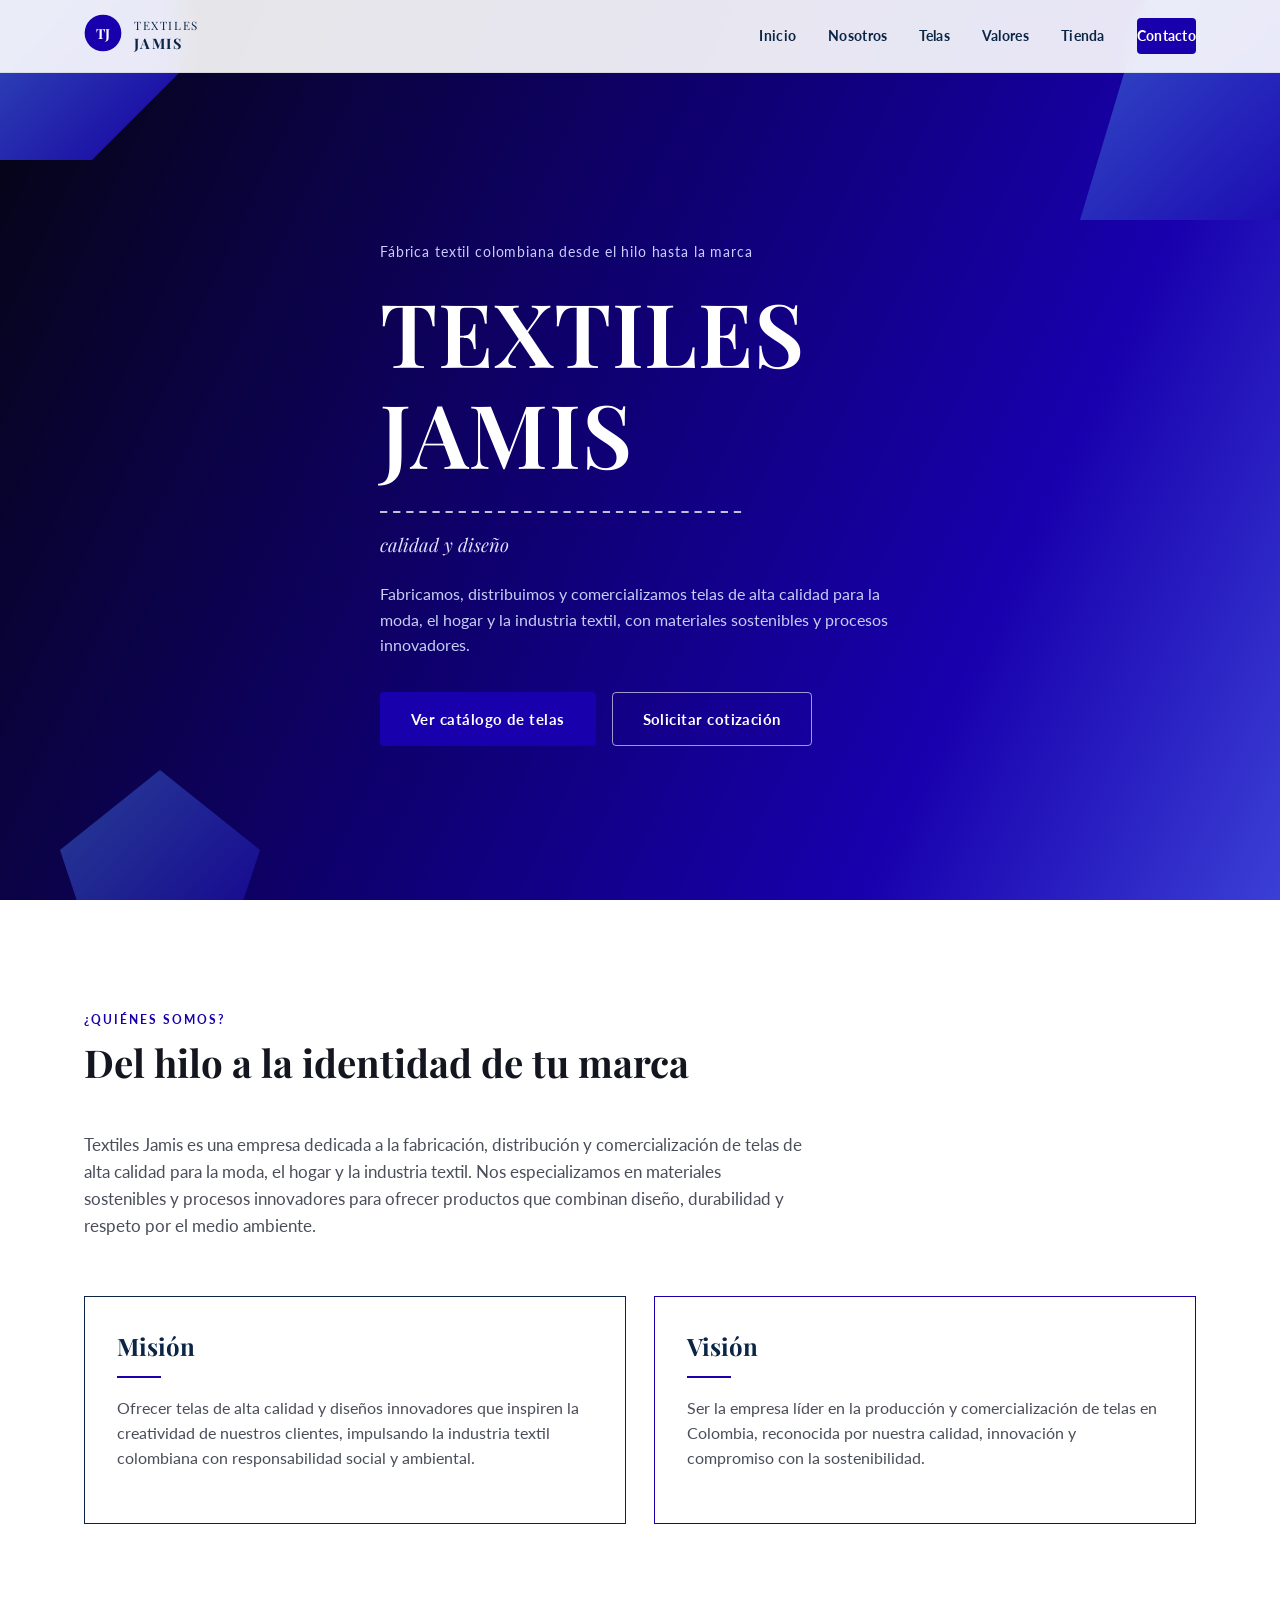
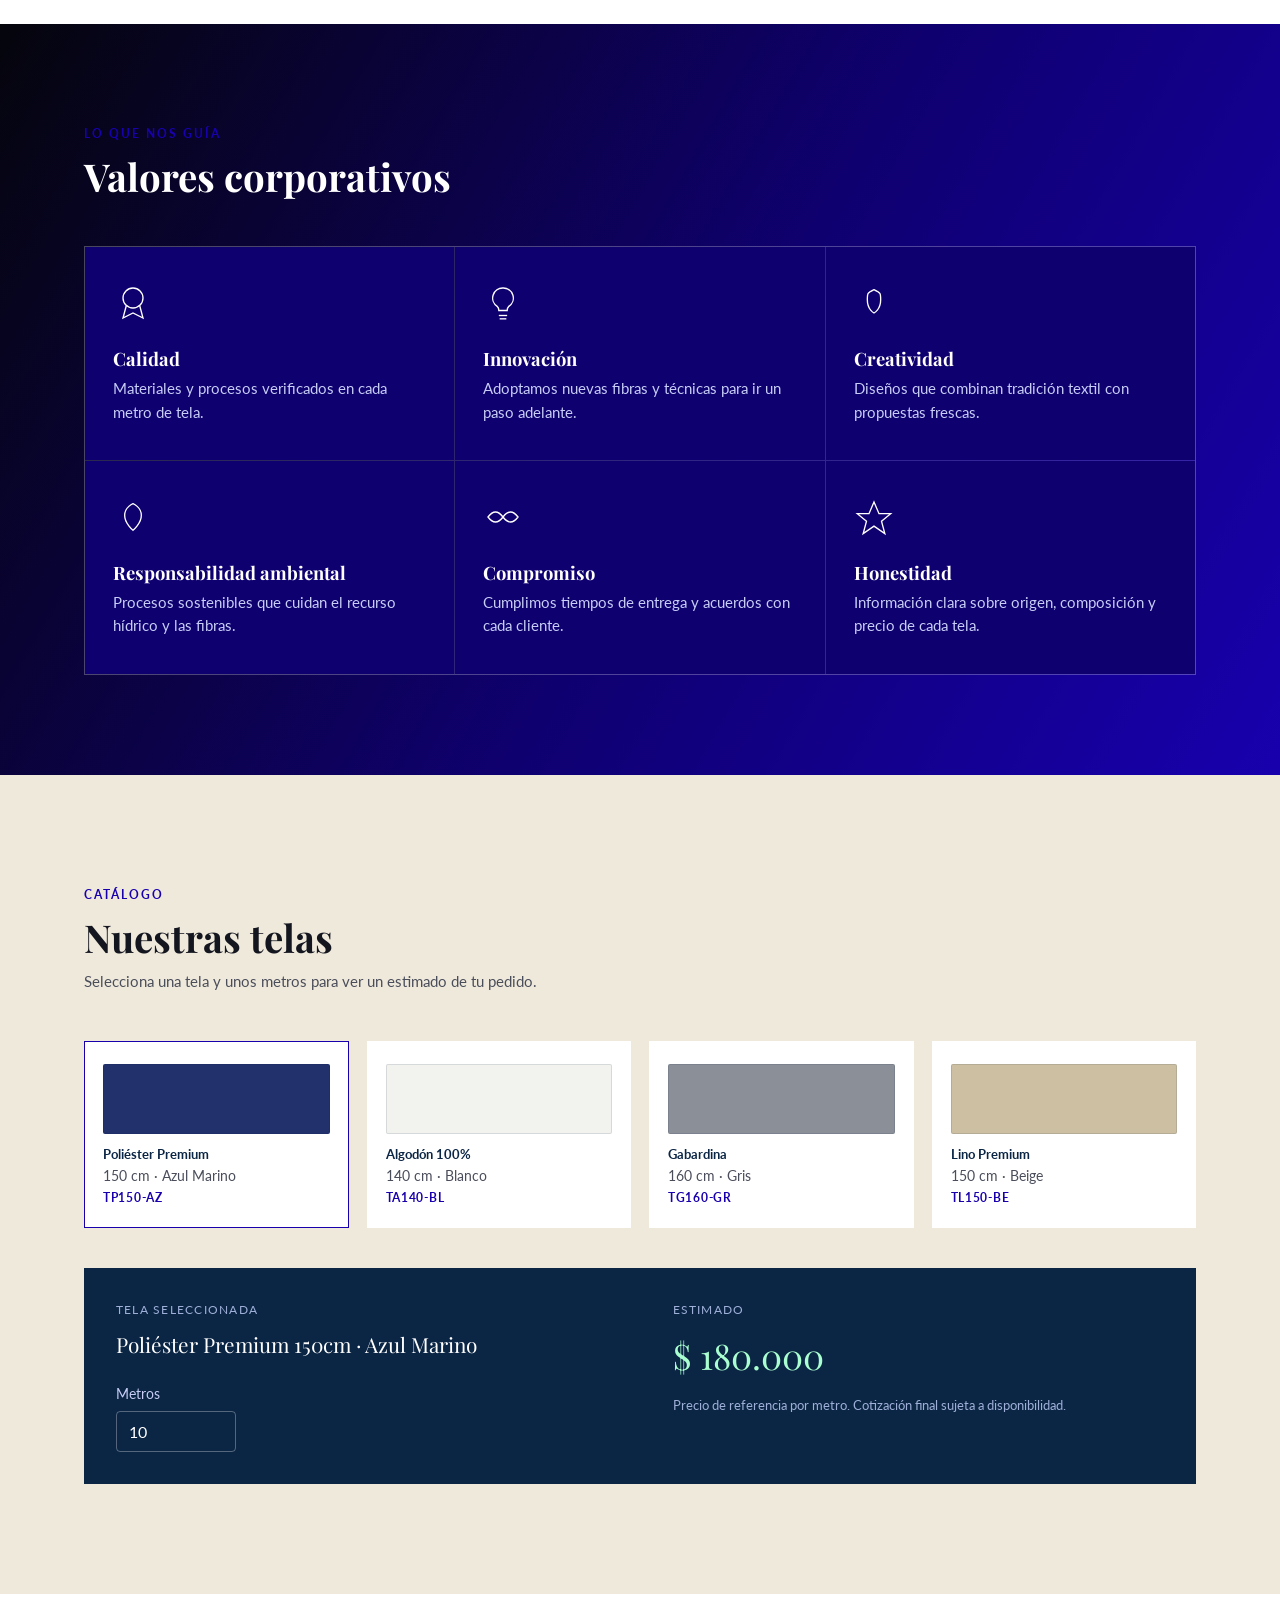
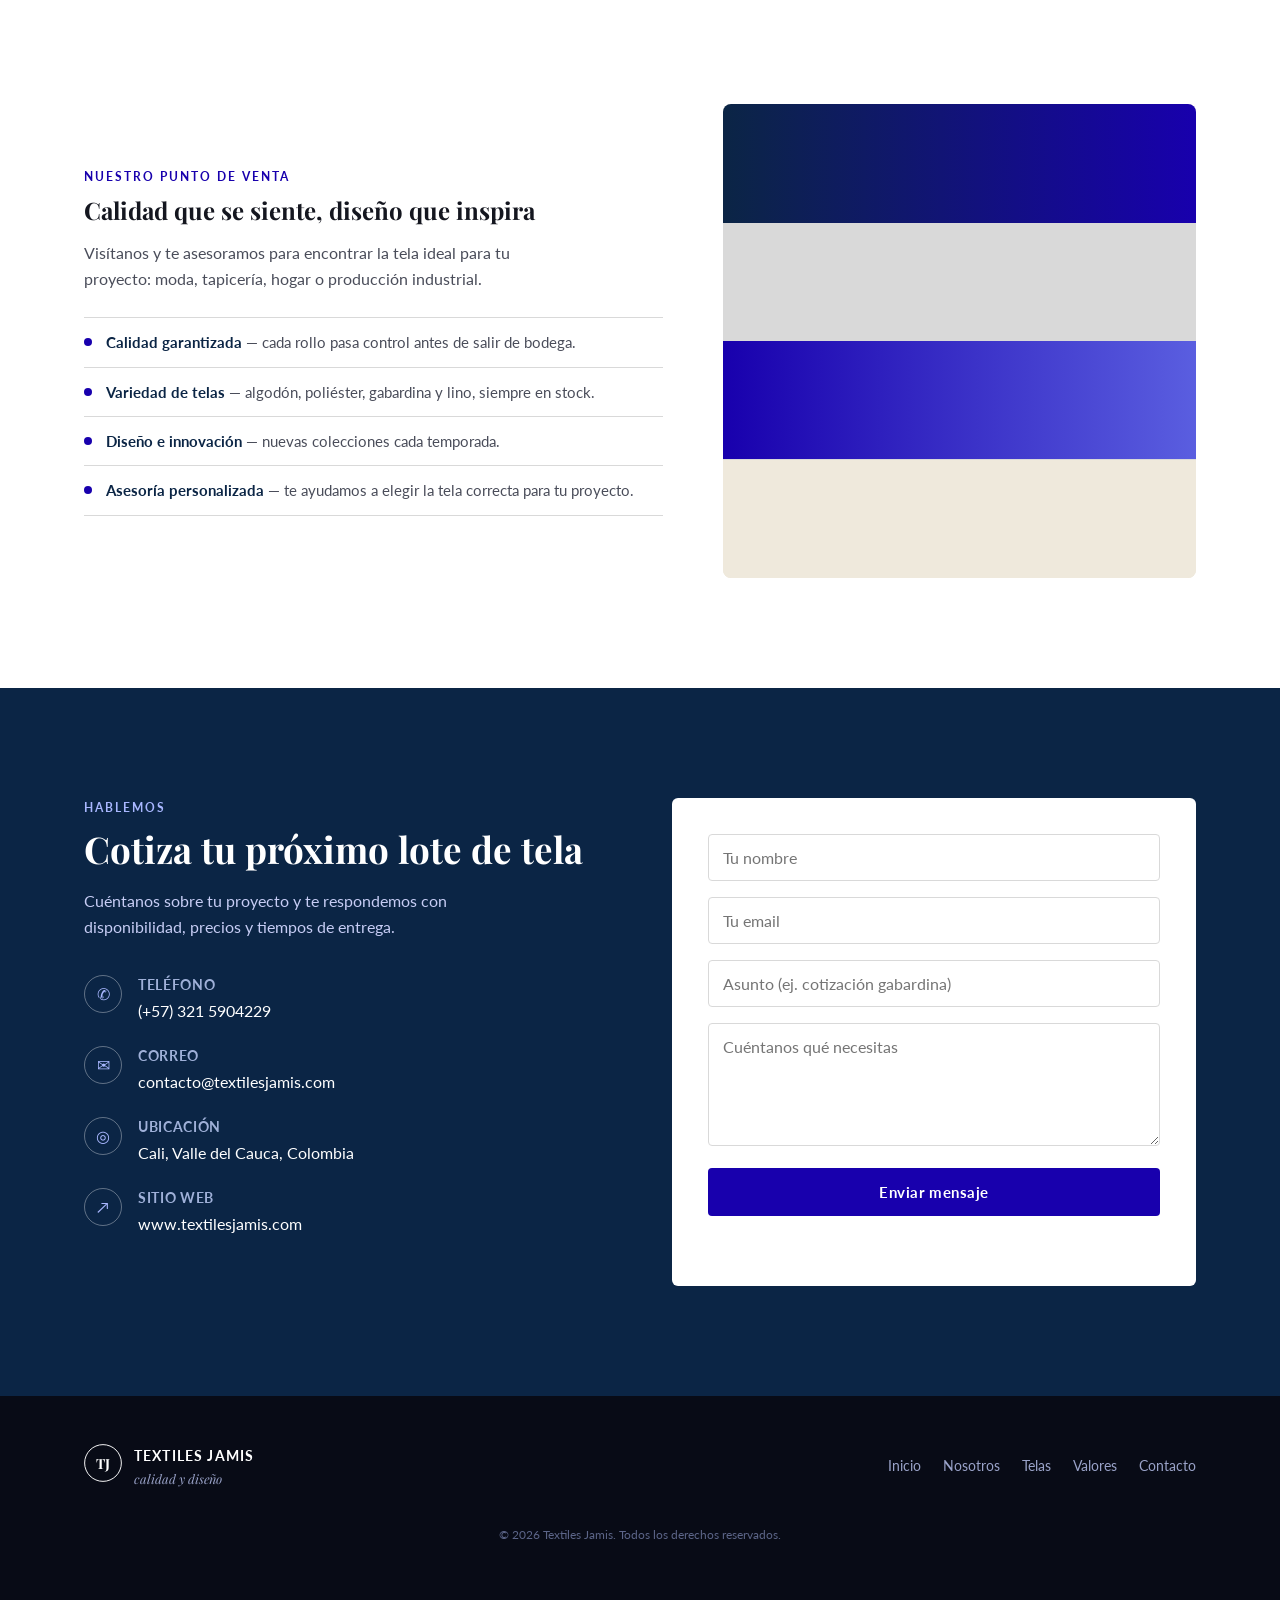
<file: index.html>
<!DOCTYPE html>
<html lang="es">
<head>
<meta charset="UTF-8">
<meta name="viewport" content="width=device-width, initial-scale=1.0">
<title>Textiles Jamis — Calidad y Diseño</title>
<meta name="description" content="Textiles Jamis: fabricación, distribución y comercialización de telas de alta calidad para moda, hogar e industria textil en Colombia.">
<link rel="preconnect" href="https://fonts.googleapis.com">
<link rel="preconnect" href="https://fonts.gstatic.com" crossorigin>
<link href="https://fonts.googleapis.com/css2?family=Playfair+Display:ital,wght@0,500;0,600;0,700;1,500&family=Lato:wght@400;700;900&display=swap" rel="stylesheet">
<link rel="stylesheet" href="styles.css">
</head>
<body>

<!-- NAV -->
<header class="navbar" id="navbar">
  <div class="container nav-inner">
    <a href="#inicio" class="brand">
      <span class="brand-mark" aria-hidden="true">
        <svg viewBox="0 0 60 60" class="tj-logo">
          <circle cx="30" cy="30" r="29" fill="var(--indigo)"/>
          <text x="30" y="40" text-anchor="middle" class="tj-letters">TJ</text>
        </svg>
      </span>
      <span class="brand-name">TEXTILES<br><b>JAMIS</b></span>
    </a>

    <nav class="nav-links" id="navLinks">
      <a href="#inicio">Inicio</a>
      <a href="#nosotros">Nosotros</a>
      <a href="#telas">Telas</a>
      <a href="#valores">Valores</a>
      <a href="#tienda">Tienda</a>
      <a href="#contacto" class="nav-cta">Contacto</a>
    </nav>

    <button class="hamburger" id="hamburger" aria-label="Abrir menú" aria-expanded="false">
      <span></span><span></span><span></span>
    </button>
  </div>
</header>

<!-- HERO -->
<section class="hero" id="inicio">
  <div class="hero-shapes" aria-hidden="true">
    <div class="poly poly-1"></div>
    <div class="poly poly-2"></div>
    <div class="poly poly-3"></div>
  </div>
  <div class="container hero-inner">
    <p class="eyebrow reveal">Fábrica textil colombiana desde el hilo hasta la marca</p>
    <h1 class="hero-title reveal">TEXTILES<br>JAMIS</h1>
    <svg class="stitch-line reveal" viewBox="0 0 500 24" preserveAspectRatio="none" aria-hidden="true">
      <line x1="0" y1="12" x2="500" y2="12" class="stitch-dash"/>
    </svg>
    <p class="hero-sub reveal">calidad y diseño</p>
    <p class="hero-desc reveal">Fabricamos, distribuimos y comercializamos telas de alta calidad para la moda, el hogar y la industria textil, con materiales sostenibles y procesos innovadores.</p>
    <div class="hero-actions reveal">
      <a href="#telas" class="btn btn-primary">Ver catálogo de telas</a>
      <a href="#contacto" class="btn btn-ghost">Solicitar cotización</a>
    </div>
  </div>
</section>

<!-- NOSOTROS -->
<section class="nosotros" id="nosotros">
  <div class="container">
    <div class="section-header reveal">
      <span class="kicker">¿Quiénes somos?</span>
      <h2>Del hilo a la identidad de tu marca</h2>
    </div>

    <p class="nosotros-intro reveal">
      Textiles Jamis es una empresa dedicada a la fabricación, distribución y comercialización de telas de alta
      calidad para la moda, el hogar y la industria textil. Nos especializamos en materiales sostenibles y
      procesos innovadores para ofrecer productos que combinan diseño, durabilidad y respeto por el medio ambiente.
    </p>

    <div class="mv-grid">
      <div class="mv-card reveal">
        <h3>Misión</h3>
        <div class="mv-rule" aria-hidden="true"></div>
        <p>Ofrecer telas de alta calidad y diseños innovadores que inspiren la creatividad de nuestros clientes,
        impulsando la industria textil colombiana con responsabilidad social y ambiental.</p>
      </div>
      <div class="mv-card mv-card--offset reveal">
        <h3>Visión</h3>
        <div class="mv-rule" aria-hidden="true"></div>
        <p>Ser la empresa líder en la producción y comercialización de telas en Colombia, reconocida por nuestra
        calidad, innovación y compromiso con la sostenibilidad.</p>
      </div>
    </div>
  </div>
</section>

<!-- VALORES -->
<section class="valores" id="valores">
  <div class="container">
    <div class="section-header section-header--light reveal">
      <span class="kicker">Lo que nos guía</span>
      <h2>Valores corporativos</h2>
    </div>

    <div class="valores-grid">
      <div class="valor-card reveal">
        <svg class="valor-icon" viewBox="0 0 48 48" aria-hidden="true"><circle cx="24" cy="18" r="12"/><path d="M16 27 12 42l12-6 12 6-4-15"/></svg>
        <h3>Calidad</h3>
        <p>Materiales y procesos verificados en cada metro de tela.</p>
      </div>
      <div class="valor-card reveal">
        <svg class="valor-icon" viewBox="0 0 48 48" aria-hidden="true"><path d="M24 6a12 12 0 0 1 7 22c-1 1-2 3-2 5h-10c0-2-1-4-2-5a12 12 0 0 1 7-22z"/><line x1="19" y1="39" x2="29" y2="39"/><line x1="20" y1="43" x2="28" y2="43"/></svg>
        <h3>Innovación</h3>
        <p>Adoptamos nuevas fibras y técnicas para ir un paso adelante.</p>
      </div>
      <div class="valor-card reveal">
        <svg class="valor-icon" viewBox="0 0 48 48" aria-hidden="true"><path d="M24 8c-8 4-8 4-8 12 0 12 8 16 8 16s8-4 8-16c0-8 0-8-8-12z"/></svg>
        <h3>Creatividad</h3>
        <p>Diseños que combinan tradición textil con propuestas frescas.</p>
      </div>
      <div class="valor-card reveal">
        <svg class="valor-icon" viewBox="0 0 48 48" aria-hidden="true"><path d="M24 8s10 4 10 14-10 18-10 18-10-8-10-18S24 8 24 8z"/></svg>
        <h3>Responsabilidad ambiental</h3>
        <p>Procesos sostenibles que cuidan el recurso hídrico y las fibras.</p>
      </div>
      <div class="valor-card reveal">
        <svg class="valor-icon" viewBox="0 0 48 48" aria-hidden="true"><path d="M6 24c6-8 12-8 18 0 6-8 12-8 18 0-6 8-12 8-18 0-6 8-12 8-18 0z"/></svg>
        <h3>Compromiso</h3>
        <p>Cumplimos tiempos de entrega y acuerdos con cada cliente.</p>
      </div>
      <div class="valor-card reveal">
        <svg class="valor-icon" viewBox="0 0 48 48" aria-hidden="true"><path d="M24 6 30 20h14l-11 9 4 15-13-9-13 9 4-15-11-9h14z"/></svg>
        <h3>Honestidad</h3>
        <p>Información clara sobre origen, composición y precio de cada tela.</p>
      </div>
    </div>
  </div>
</section>

<!-- TELAS / CATÁLOGO -->
<section class="telas" id="telas">
  <div class="container">
    <div class="section-header reveal">
      <span class="kicker">Catálogo</span>
      <h2>Nuestras telas</h2>
      <p class="section-note">Selecciona una tela y unos metros para ver un estimado de tu pedido.</p>
    </div>

    <div class="telas-grid" id="telasGrid">
      <button class="tela-card reveal" data-name="Poliéster Premium 150cm" data-color="Azul Marino" data-code="TP150-AZ" data-price="18000" style="--swatch:#22306b">
        <span class="tela-swatch"></span>
        <span class="tela-name">Poliéster Premium</span>
        <span class="tela-meta">150 cm · Azul Marino</span>
        <span class="tela-code">TP150-AZ</span>
      </button>
      <button class="tela-card reveal" data-name="Algodón 100% 140cm" data-color="Blanco" data-code="TA140-BL" data-price="15500" style="--swatch:#f2f2ee">
        <span class="tela-swatch"></span>
        <span class="tela-name">Algodón 100%</span>
        <span class="tela-meta">140 cm · Blanco</span>
        <span class="tela-code">TA140-BL</span>
      </button>
      <button class="tela-card reveal" data-name="Gabardina 160cm" data-color="Gris" data-code="TG160-GR" data-price="21000" style="--swatch:#8b8f98">
        <span class="tela-swatch"></span>
        <span class="tela-name">Gabardina</span>
        <span class="tela-meta">160 cm · Gris</span>
        <span class="tela-code">TG160-GR</span>
      </button>
      <button class="tela-card reveal" data-name="Lino Premium 150cm" data-color="Beige" data-code="TL150-BE" data-price="24500" style="--swatch:#cdbfa2">
        <span class="tela-swatch"></span>
        <span class="tela-name">Lino Premium</span>
        <span class="tela-meta">150 cm · Beige</span>
        <span class="tela-code">TL150-BE</span>
      </button>
    </div>

    <div class="calculadora reveal" id="calculadora">
      <div class="calc-left">
        <p class="calc-label">Tela seleccionada</p>
        <p class="calc-selected" id="calcSelected">Elige una tela arriba ↑</p>
        <label class="calc-meters-label" for="metros">Metros</label>
        <input type="number" id="metros" min="1" value="10" step="1">
      </div>
      <div class="calc-right">
        <p class="calc-label">Estimado</p>
        <p class="calc-total" id="calcTotal">$ 0 COP</p>
        <p class="calc-hint">Precio de referencia por metro. Cotización final sujeta a disponibilidad.</p>
      </div>
    </div>
  </div>
</section>

<!-- TIENDA -->
<section class="tienda" id="tienda">
  <div class="container tienda-inner">
    <div class="tienda-text reveal">
      <span class="kicker">Nuestro punto de venta</span>
      <h2>Calidad que se siente, diseño que inspira</h2>
      <p>Visítanos y te asesoramos para encontrar la tela ideal para tu proyecto: moda, tapicería, hogar o producción industrial.</p>
      <ul class="tienda-list">
        <li><strong>Calidad garantizada</strong> — cada rollo pasa control antes de salir de bodega.</li>
        <li><strong>Variedad de telas</strong> — algodón, poliéster, gabardina y lino, siempre en stock.</li>
        <li><strong>Diseño e innovación</strong> — nuevas colecciones cada temporada.</li>
        <li><strong>Asesoría personalizada</strong> — te ayudamos a elegir la tela correcta para tu proyecto.</li>
      </ul>
    </div>
    <div class="tienda-visual reveal" aria-hidden="true">
      <div class="fold fold-1"></div>
      <div class="fold fold-2"></div>
      <div class="fold fold-3"></div>
      <div class="fold fold-4"></div>
    </div>
  </div>
</section>

<!-- CONTACTO -->
<section class="contacto" id="contacto">
  <div class="container contacto-inner">
    <div class="contacto-info reveal">
      <span class="kicker kicker--light">Hablemos</span>
      <h2>Cotiza tu próximo lote de tela</h2>
      <p>Cuéntanos sobre tu proyecto y te respondemos con disponibilidad, precios y tiempos de entrega.</p>

      <div class="info-items">
        <div class="info-item">
          <span class="info-icon" aria-hidden="true">✆</span>
          <div><h4>Teléfono</h4><p>(+57) 321 5904229</p></div>
        </div>
        <div class="info-item">
          <span class="info-icon" aria-hidden="true">✉</span>
          <div><h4>Correo</h4><p>contacto@textilesjamis.com</p></div>
        </div>
        <div class="info-item">
          <span class="info-icon" aria-hidden="true">◎</span>
          <div><h4>Ubicación</h4><p>Cali, Valle del Cauca, Colombia</p></div>
        </div>
        <div class="info-item">
          <span class="info-icon" aria-hidden="true">↗</span>
          <div><h4>Sitio web</h4><p>www.textilesjamis.com</p></div>
        </div>
      </div>
    </div>

    <form class="contacto-form reveal" id="contactForm">
      <div class="form-group">
        <input type="text" name="nombre" placeholder="Tu nombre" required>
      </div>
      <div class="form-group">
        <input type="email" name="email" placeholder="Tu email" required>
      </div>
      <div class="form-group">
        <input type="text" name="asunto" placeholder="Asunto (ej. cotización gabardina)">
      </div>
      <div class="form-group">
        <textarea name="mensaje" placeholder="Cuéntanos qué necesitas" rows="5" required></textarea>
      </div>
      <button type="submit" class="btn btn-primary btn-block">Enviar mensaje</button>
      <p class="form-status" id="formStatus" role="status"></p>
    </form>
  </div>
</section>

<!-- FOOTER -->
<footer class="footer">
  <div class="container footer-inner">
    <div class="footer-brand">
      <span class="brand-mark" aria-hidden="true">
        <svg viewBox="0 0 60 60" class="tj-logo tj-logo--footer">
          <circle cx="30" cy="30" r="29" fill="none" stroke="var(--white)" stroke-width="1.5"/>
          <text x="30" y="40" text-anchor="middle" class="tj-letters tj-letters--light">TJ</text>
        </svg>
      </span>
      <div>
        <p class="footer-name">TEXTILES JAMIS</p>
        <p class="footer-tag">calidad y diseño</p>
      </div>
    </div>

    <nav class="footer-nav">
      <a href="#inicio">Inicio</a>
      <a href="#nosotros">Nosotros</a>
      <a href="#telas">Telas</a>
      <a href="#valores">Valores</a>
      <a href="#contacto">Contacto</a>
    </nav>

    <p class="footer-copy">&copy; 2026 Textiles Jamis. Todos los derechos reservados.</p>
  </div>
</footer>

<script src="script.js"></script>
</body>
</html>
</file>
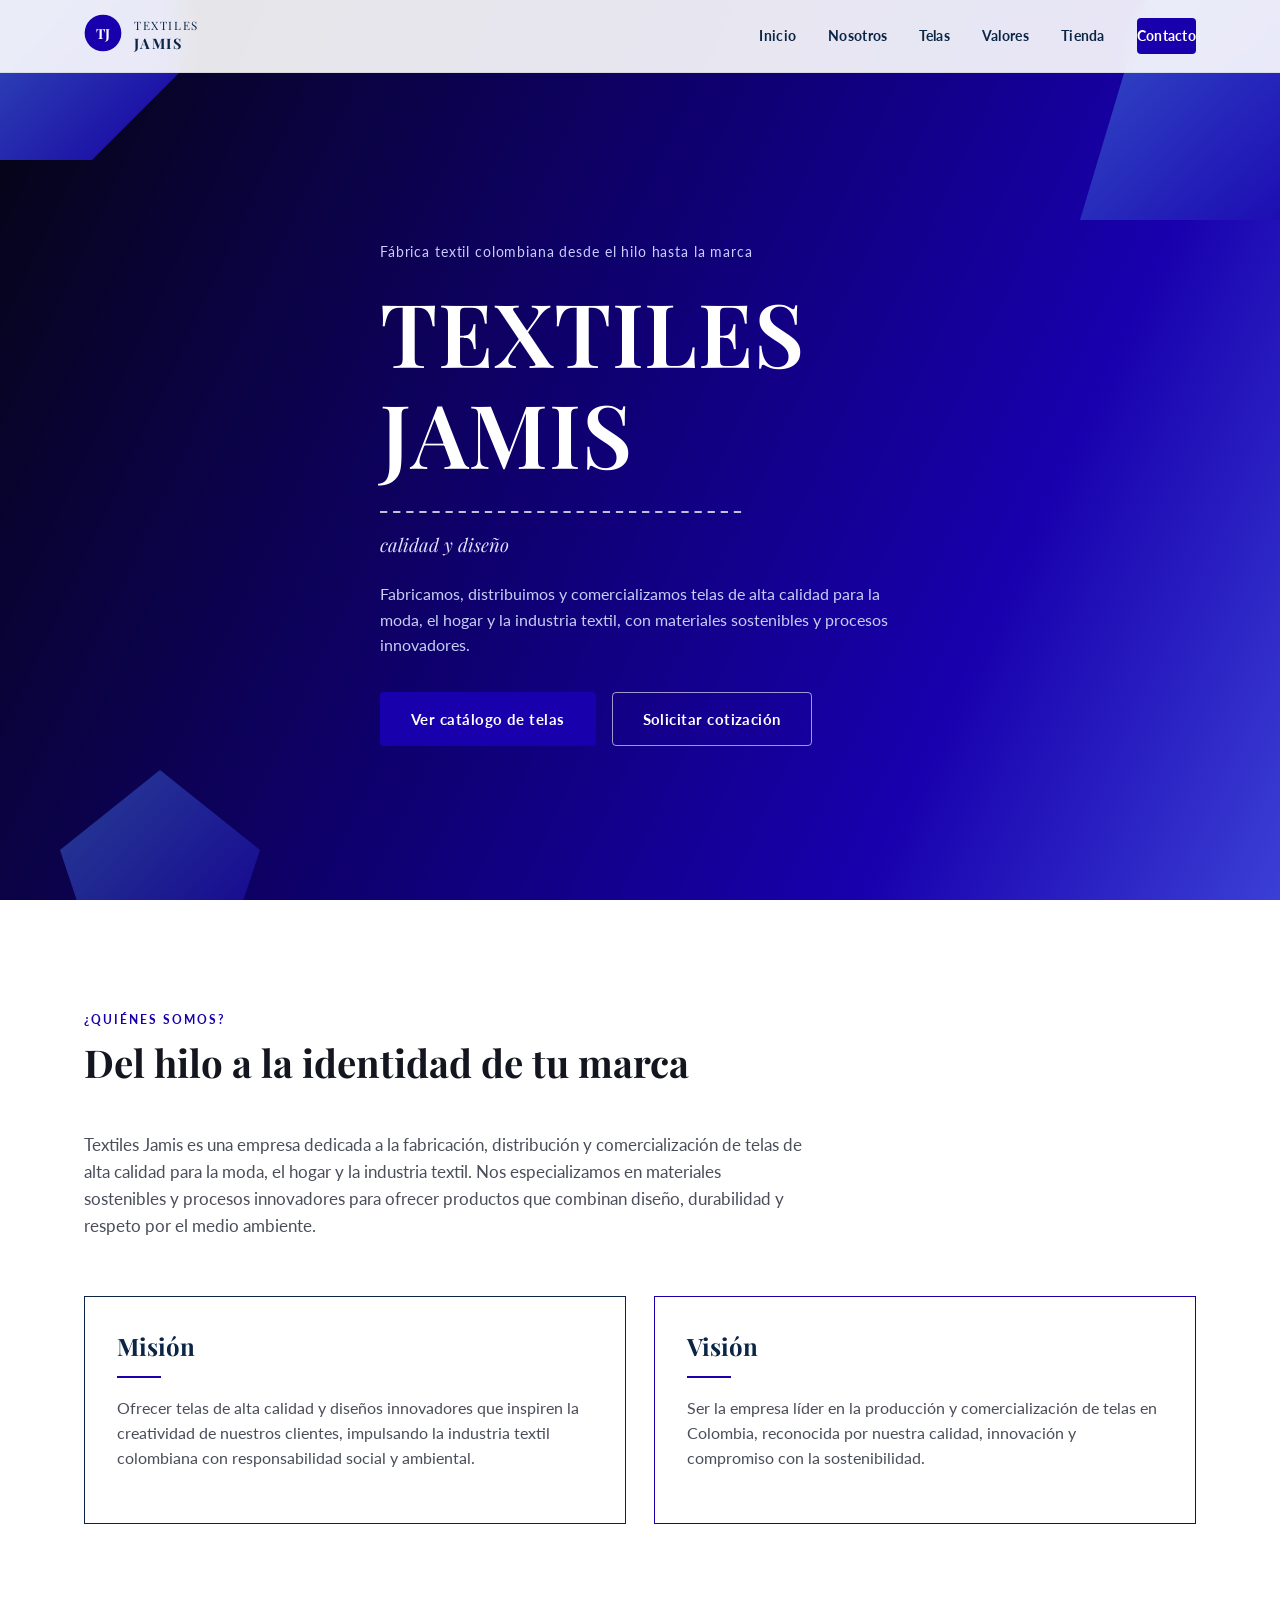
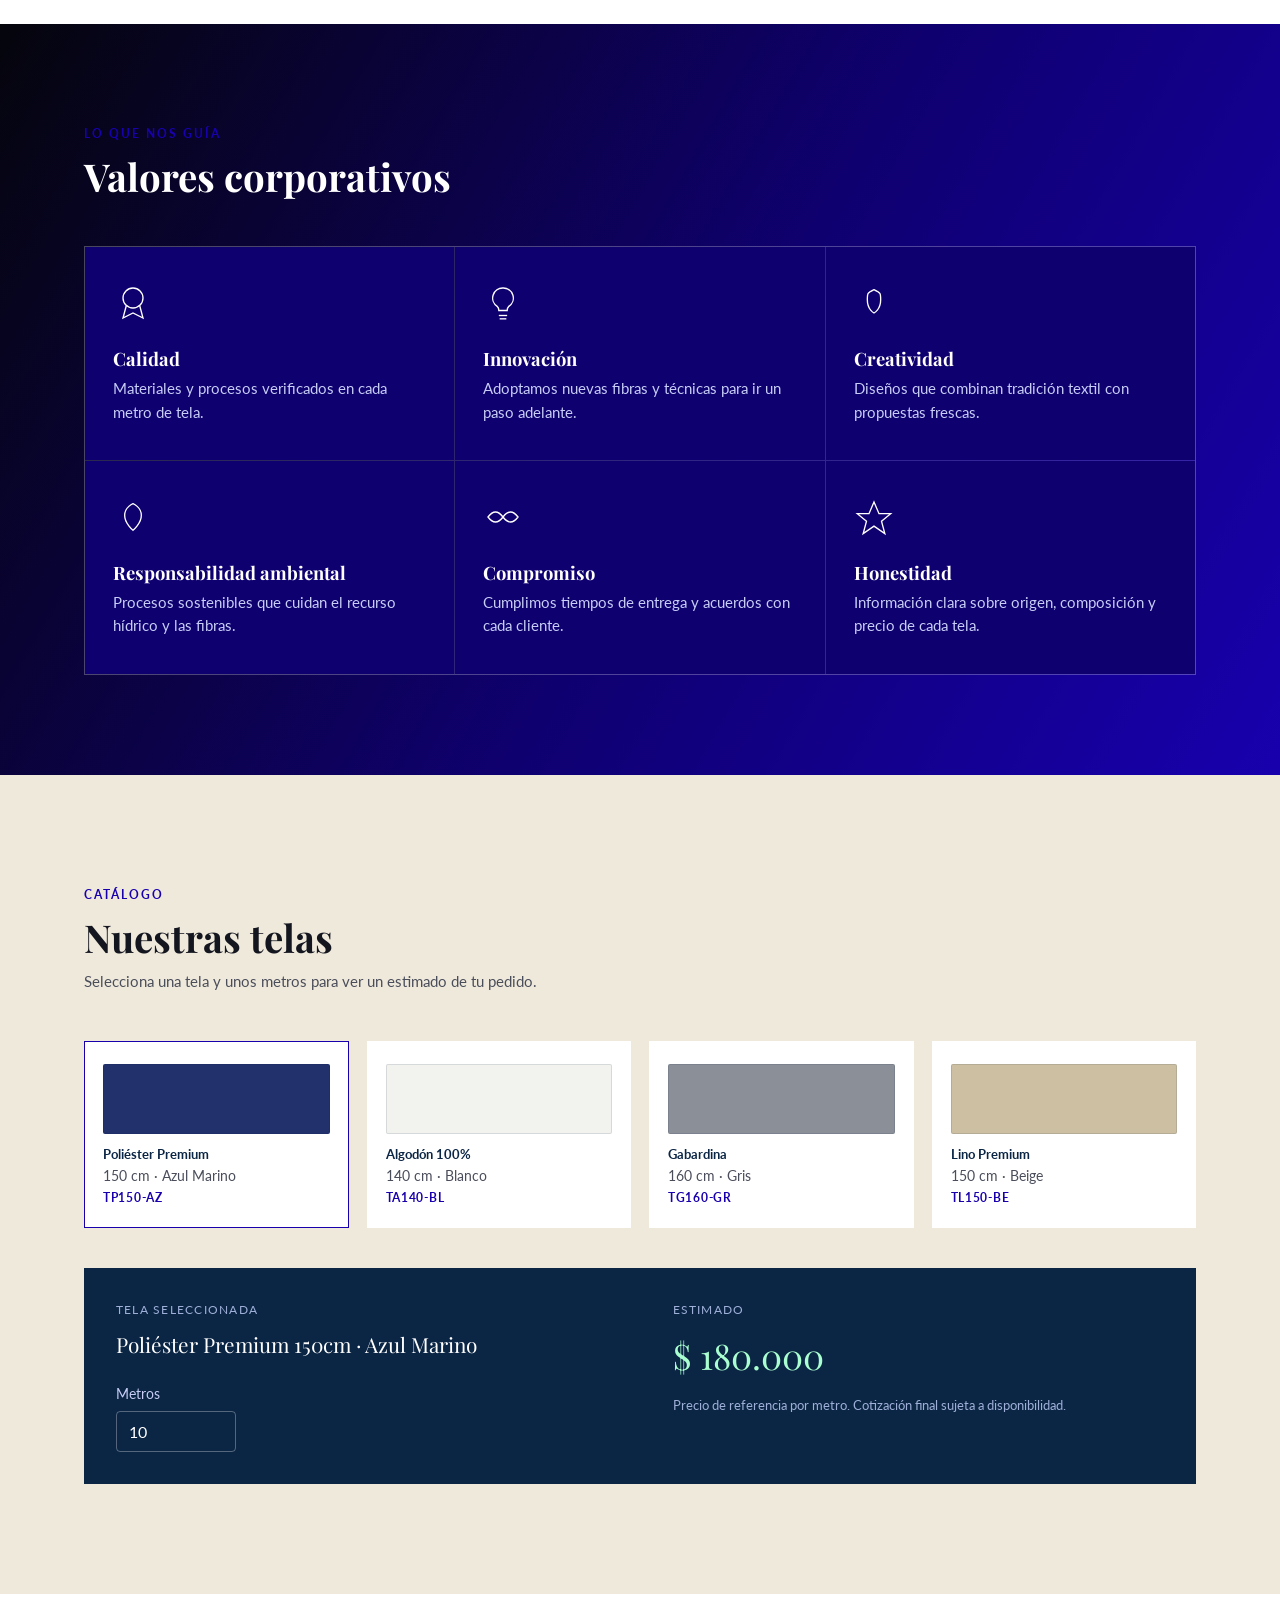
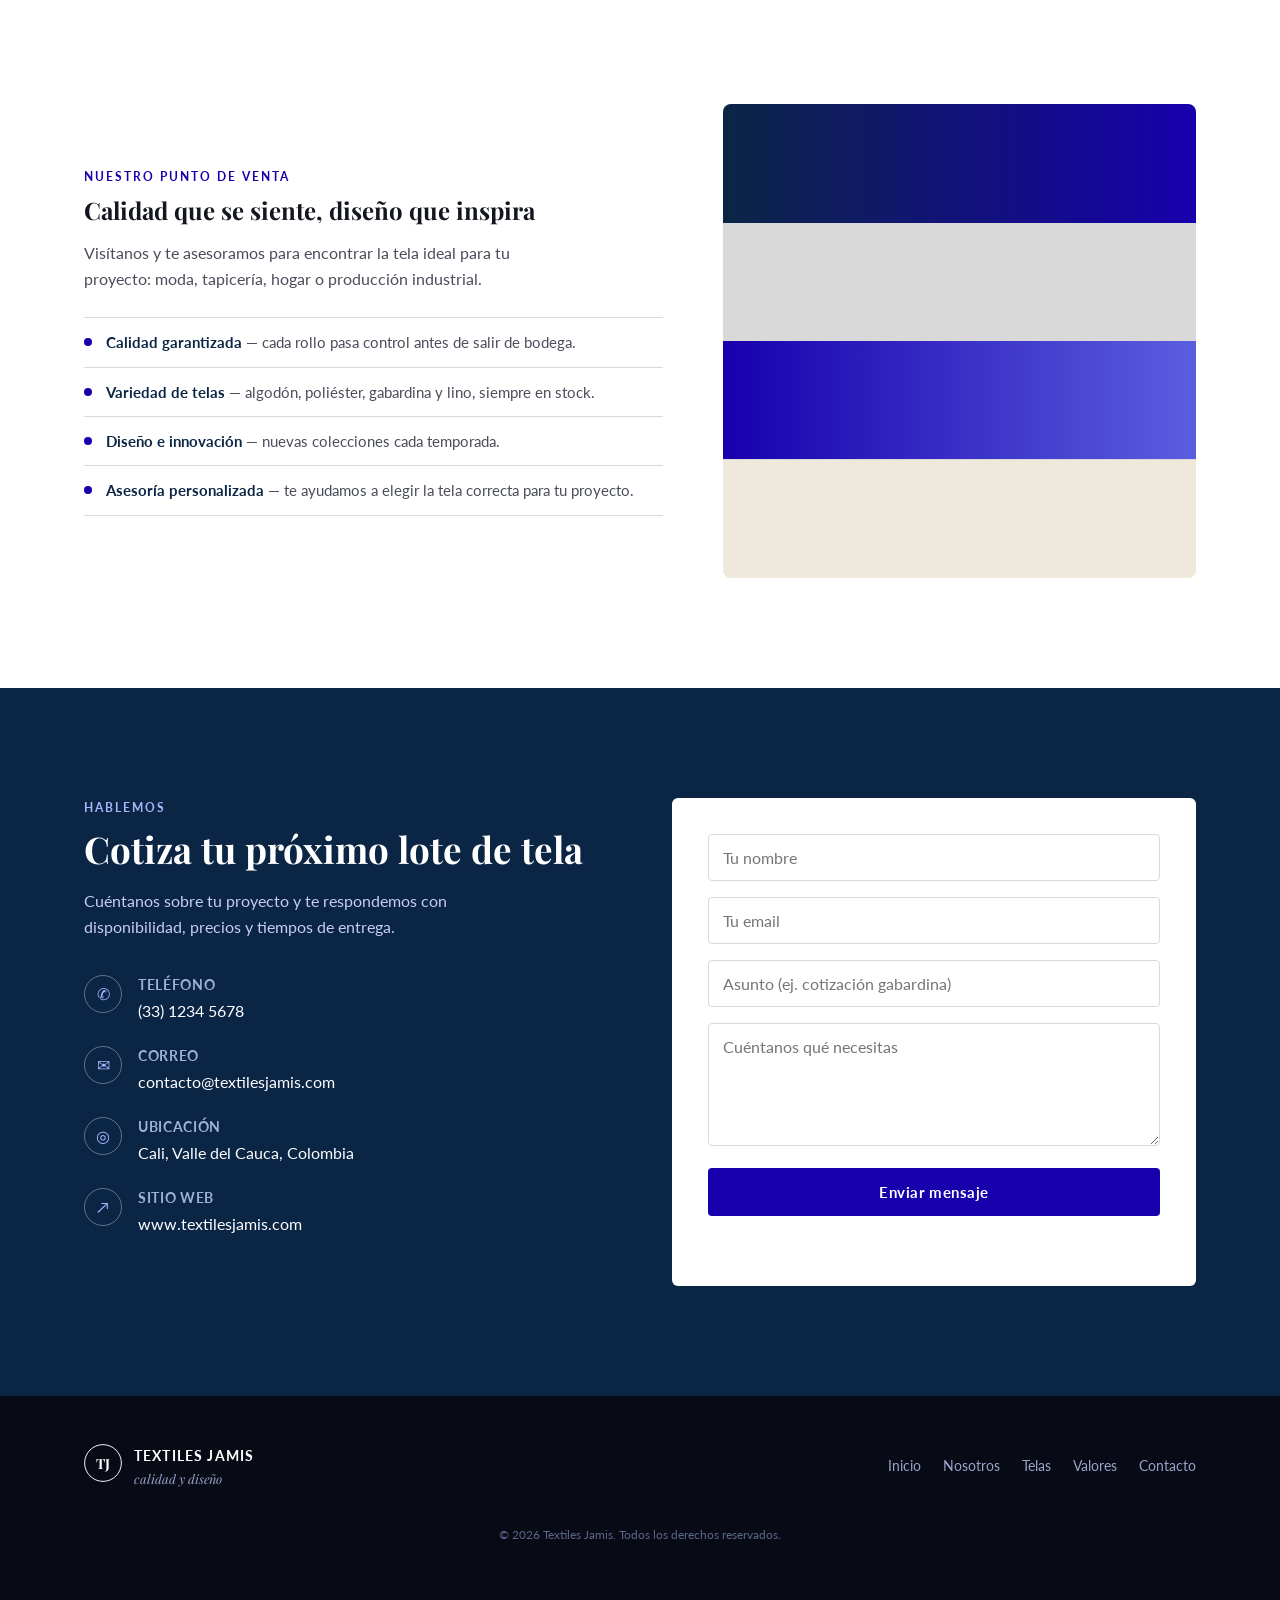
<file: indexx.html>
<!DOCTYPE html>
<html lang="es">
<head>
<meta charset="UTF-8">
<meta name="viewport" content="width=device-width, initial-scale=1.0">
<title>Textiles Jamis — Calidad y Diseño</title>
<meta name="description" content="Textiles Jamis: fabricación, distribución y comercialización de telas de alta calidad para moda, hogar e industria textil en Colombia.">
<link rel="preconnect" href="https://fonts.googleapis.com">
<link rel="preconnect" href="https://fonts.gstatic.com" crossorigin>
<link href="https://fonts.googleapis.com/css2?family=Playfair+Display:ital,wght@0,500;0,600;0,700;1,500&family=Lato:wght@400;700;900&display=swap" rel="stylesheet">
<link rel="stylesheet" href="styles.css">
</head>
<body>

<!-- NAV -->
<header class="navbar" id="navbar">
  <div class="container nav-inner">
    <a href="#inicio" class="brand">
      <span class="brand-mark" aria-hidden="true">
        <svg viewBox="0 0 60 60" class="tj-logo">
          <circle cx="30" cy="30" r="29" fill="var(--indigo)"/>
          <text x="30" y="40" text-anchor="middle" class="tj-letters">TJ</text>
        </svg>
      </span>
      <span class="brand-name">TEXTILES<br><b>JAMIS</b></span>
    </a>

    <nav class="nav-links" id="navLinks">
      <a href="#inicio">Inicio</a>
      <a href="#nosotros">Nosotros</a>
      <a href="#telas">Telas</a>
      <a href="#valores">Valores</a>
      <a href="#tienda">Tienda</a>
      <a href="#contacto" class="nav-cta">Contacto</a>
    </nav>

    <button class="hamburger" id="hamburger" aria-label="Abrir menú" aria-expanded="false">
      <span></span><span></span><span></span>
    </button>
  </div>
</header>

<!-- HERO -->
<section class="hero" id="inicio">
  <div class="hero-shapes" aria-hidden="true">
    <div class="poly poly-1"></div>
    <div class="poly poly-2"></div>
    <div class="poly poly-3"></div>
  </div>
  <div class="container hero-inner">
    <p class="eyebrow reveal">Fábrica textil colombiana desde el hilo hasta la marca</p>
    <h1 class="hero-title reveal">TEXTILES<br>JAMIS</h1>
    <svg class="stitch-line reveal" viewBox="0 0 500 24" preserveAspectRatio="none" aria-hidden="true">
      <line x1="0" y1="12" x2="500" y2="12" class="stitch-dash"/>
    </svg>
    <p class="hero-sub reveal">calidad y diseño</p>
    <p class="hero-desc reveal">Fabricamos, distribuimos y comercializamos telas de alta calidad para la moda, el hogar y la industria textil, con materiales sostenibles y procesos innovadores.</p>
    <div class="hero-actions reveal">
      <a href="#telas" class="btn btn-primary">Ver catálogo de telas</a>
      <a href="#contacto" class="btn btn-ghost">Solicitar cotización</a>
    </div>
  </div>
</section>

<!-- NOSOTROS -->
<section class="nosotros" id="nosotros">
  <div class="container">
    <div class="section-header reveal">
      <span class="kicker">¿Quiénes somos?</span>
      <h2>Del hilo a la identidad de tu marca</h2>
    </div>

    <p class="nosotros-intro reveal">
      Textiles Jamis es una empresa dedicada a la fabricación, distribución y comercialización de telas de alta
      calidad para la moda, el hogar y la industria textil. Nos especializamos en materiales sostenibles y
      procesos innovadores para ofrecer productos que combinan diseño, durabilidad y respeto por el medio ambiente.
    </p>

    <div class="mv-grid">
      <div class="mv-card reveal">
        <h3>Misión</h3>
        <div class="mv-rule" aria-hidden="true"></div>
        <p>Ofrecer telas de alta calidad y diseños innovadores que inspiren la creatividad de nuestros clientes,
        impulsando la industria textil colombiana con responsabilidad social y ambiental.</p>
      </div>
      <div class="mv-card mv-card--offset reveal">
        <h3>Visión</h3>
        <div class="mv-rule" aria-hidden="true"></div>
        <p>Ser la empresa líder en la producción y comercialización de telas en Colombia, reconocida por nuestra
        calidad, innovación y compromiso con la sostenibilidad.</p>
      </div>
    </div>
  </div>
</section>

<!-- VALORES -->
<section class="valores" id="valores">
  <div class="container">
    <div class="section-header section-header--light reveal">
      <span class="kicker">Lo que nos guía</span>
      <h2>Valores corporativos</h2>
    </div>

    <div class="valores-grid">
      <div class="valor-card reveal">
        <svg class="valor-icon" viewBox="0 0 48 48" aria-hidden="true"><circle cx="24" cy="18" r="12"/><path d="M16 27 12 42l12-6 12 6-4-15"/></svg>
        <h3>Calidad</h3>
        <p>Materiales y procesos verificados en cada metro de tela.</p>
      </div>
      <div class="valor-card reveal">
        <svg class="valor-icon" viewBox="0 0 48 48" aria-hidden="true"><path d="M24 6a12 12 0 0 1 7 22c-1 1-2 3-2 5h-10c0-2-1-4-2-5a12 12 0 0 1 7-22z"/><line x1="19" y1="39" x2="29" y2="39"/><line x1="20" y1="43" x2="28" y2="43"/></svg>
        <h3>Innovación</h3>
        <p>Adoptamos nuevas fibras y técnicas para ir un paso adelante.</p>
      </div>
      <div class="valor-card reveal">
        <svg class="valor-icon" viewBox="0 0 48 48" aria-hidden="true"><path d="M24 8c-8 4-8 4-8 12 0 12 8 16 8 16s8-4 8-16c0-8 0-8-8-12z"/></svg>
        <h3>Creatividad</h3>
        <p>Diseños que combinan tradición textil con propuestas frescas.</p>
      </div>
      <div class="valor-card reveal">
        <svg class="valor-icon" viewBox="0 0 48 48" aria-hidden="true"><path d="M24 8s10 4 10 14-10 18-10 18-10-8-10-18S24 8 24 8z"/></svg>
        <h3>Responsabilidad ambiental</h3>
        <p>Procesos sostenibles que cuidan el recurso hídrico y las fibras.</p>
      </div>
      <div class="valor-card reveal">
        <svg class="valor-icon" viewBox="0 0 48 48" aria-hidden="true"><path d="M6 24c6-8 12-8 18 0 6-8 12-8 18 0-6 8-12 8-18 0-6 8-12 8-18 0z"/></svg>
        <h3>Compromiso</h3>
        <p>Cumplimos tiempos de entrega y acuerdos con cada cliente.</p>
      </div>
      <div class="valor-card reveal">
        <svg class="valor-icon" viewBox="0 0 48 48" aria-hidden="true"><path d="M24 6 30 20h14l-11 9 4 15-13-9-13 9 4-15-11-9h14z"/></svg>
        <h3>Honestidad</h3>
        <p>Información clara sobre origen, composición y precio de cada tela.</p>
      </div>
    </div>
  </div>
</section>

<!-- TELAS / CATÁLOGO -->
<section class="telas" id="telas">
  <div class="container">
    <div class="section-header reveal">
      <span class="kicker">Catálogo</span>
      <h2>Nuestras telas</h2>
      <p class="section-note">Selecciona una tela y unos metros para ver un estimado de tu pedido.</p>
    </div>

    <div class="telas-grid" id="telasGrid">
      <button class="tela-card reveal" data-name="Poliéster Premium 150cm" data-color="Azul Marino" data-code="TP150-AZ" data-price="18000" style="--swatch:#22306b">
        <span class="tela-swatch"></span>
        <span class="tela-name">Poliéster Premium</span>
        <span class="tela-meta">150 cm · Azul Marino</span>
        <span class="tela-code">TP150-AZ</span>
      </button>
      <button class="tela-card reveal" data-name="Algodón 100% 140cm" data-color="Blanco" data-code="TA140-BL" data-price="15500" style="--swatch:#f2f2ee">
        <span class="tela-swatch"></span>
        <span class="tela-name">Algodón 100%</span>
        <span class="tela-meta">140 cm · Blanco</span>
        <span class="tela-code">TA140-BL</span>
      </button>
      <button class="tela-card reveal" data-name="Gabardina 160cm" data-color="Gris" data-code="TG160-GR" data-price="21000" style="--swatch:#8b8f98">
        <span class="tela-swatch"></span>
        <span class="tela-name">Gabardina</span>
        <span class="tela-meta">160 cm · Gris</span>
        <span class="tela-code">TG160-GR</span>
      </button>
      <button class="tela-card reveal" data-name="Lino Premium 150cm" data-color="Beige" data-code="TL150-BE" data-price="24500" style="--swatch:#cdbfa2">
        <span class="tela-swatch"></span>
        <span class="tela-name">Lino Premium</span>
        <span class="tela-meta">150 cm · Beige</span>
        <span class="tela-code">TL150-BE</span>
      </button>
    </div>

    <div class="calculadora reveal" id="calculadora">
      <div class="calc-left">
        <p class="calc-label">Tela seleccionada</p>
        <p class="calc-selected" id="calcSelected">Elige una tela arriba ↑</p>
        <label class="calc-meters-label" for="metros">Metros</label>
        <input type="number" id="metros" min="1" value="10" step="1">
      </div>
      <div class="calc-right">
        <p class="calc-label">Estimado</p>
        <p class="calc-total" id="calcTotal">$ 0 COP</p>
        <p class="calc-hint">Precio de referencia por metro. Cotización final sujeta a disponibilidad.</p>
      </div>
    </div>
  </div>
</section>

<!-- TIENDA -->
<section class="tienda" id="tienda">
  <div class="container tienda-inner">
    <div class="tienda-text reveal">
      <span class="kicker">Nuestro punto de venta</span>
      <h2>Calidad que se siente, diseño que inspira</h2>
      <p>Visítanos y te asesoramos para encontrar la tela ideal para tu proyecto: moda, tapicería, hogar o producción industrial.</p>
      <ul class="tienda-list">
        <li><strong>Calidad garantizada</strong> — cada rollo pasa control antes de salir de bodega.</li>
        <li><strong>Variedad de telas</strong> — algodón, poliéster, gabardina y lino, siempre en stock.</li>
        <li><strong>Diseño e innovación</strong> — nuevas colecciones cada temporada.</li>
        <li><strong>Asesoría personalizada</strong> — te ayudamos a elegir la tela correcta para tu proyecto.</li>
      </ul>
    </div>
    <div class="tienda-visual reveal" aria-hidden="true">
      <div class="fold fold-1"></div>
      <div class="fold fold-2"></div>
      <div class="fold fold-3"></div>
      <div class="fold fold-4"></div>
    </div>
  </div>
</section>

<!-- CONTACTO -->
<section class="contacto" id="contacto">
  <div class="container contacto-inner">
    <div class="contacto-info reveal">
      <span class="kicker kicker--light">Hablemos</span>
      <h2>Cotiza tu próximo lote de tela</h2>
      <p>Cuéntanos sobre tu proyecto y te respondemos con disponibilidad, precios y tiempos de entrega.</p>

      <div class="info-items">
        <div class="info-item">
          <span class="info-icon" aria-hidden="true">✆</span>
          <div><h4>Teléfono</h4><p>(33) 1234 5678</p></div>
        </div>
        <div class="info-item">
          <span class="info-icon" aria-hidden="true">✉</span>
          <div><h4>Correo</h4><p>contacto@textilesjamis.com</p></div>
        </div>
        <div class="info-item">
          <span class="info-icon" aria-hidden="true">◎</span>
          <div><h4>Ubicación</h4><p>Cali, Valle del Cauca, Colombia</p></div>
        </div>
        <div class="info-item">
          <span class="info-icon" aria-hidden="true">↗</span>
          <div><h4>Sitio web</h4><p>www.textilesjamis.com</p></div>
        </div>
      </div>
    </div>

    <form class="contacto-form reveal" id="contactForm">
      <div class="form-group">
        <input type="text" name="nombre" placeholder="Tu nombre" required>
      </div>
      <div class="form-group">
        <input type="email" name="email" placeholder="Tu email" required>
      </div>
      <div class="form-group">
        <input type="text" name="asunto" placeholder="Asunto (ej. cotización gabardina)">
      </div>
      <div class="form-group">
        <textarea name="mensaje" placeholder="Cuéntanos qué necesitas" rows="5" required></textarea>
      </div>
      <button type="submit" class="btn btn-primary btn-block">Enviar mensaje</button>
      <p class="form-status" id="formStatus" role="status"></p>
    </form>
  </div>
</section>

<!-- FOOTER -->
<footer class="footer">
  <div class="container footer-inner">
    <div class="footer-brand">
      <span class="brand-mark" aria-hidden="true">
        <svg viewBox="0 0 60 60" class="tj-logo tj-logo--footer">
          <circle cx="30" cy="30" r="29" fill="none" stroke="var(--white)" stroke-width="1.5"/>
          <text x="30" y="40" text-anchor="middle" class="tj-letters tj-letters--light">TJ</text>
        </svg>
      </span>
      <div>
        <p class="footer-name">TEXTILES JAMIS</p>
        <p class="footer-tag">calidad y diseño</p>
      </div>
    </div>

    <nav class="footer-nav">
      <a href="#inicio">Inicio</a>
      <a href="#nosotros">Nosotros</a>
      <a href="#telas">Telas</a>
      <a href="#valores">Valores</a>
      <a href="#contacto">Contacto</a>
    </nav>

    <p class="footer-copy">&copy; 2026 Textiles Jamis. Todos los derechos reservados.</p>
  </div>
</footer>

<script src="script.js"></script>
</body>
</html>
</file>
<file: styles.css>
/* =========================================================
   TEXTILES JAMIS — tokens de marca
   Índigo intenso #1800AD · Azul oscuro #0B2545
   Blanco #FFFFFF · Gris claro #D9D9D9 · Lino (neutro cálido)
   Display: Playfair Display · Texto: Lato
   ========================================================= */
:root{
  --indigo: #1800AD;
  --indigo-deep: #0f0070;
  --navy: #0B2545;
  --white: #FFFFFF;
  --gray-light: #D9D9D9;
  --linen: #EFE9DC;
  --ink: #14161f;
  --ink-soft: #4a4d5a;

  --font-display: "Playfair Display", Georgia, serif;
  --font-body: "Lato", "Segoe UI", sans-serif;

  --radius: 4px;
  --max-w: 1160px;
  --transition: 260ms cubic-bezier(.4,0,.2,1);
}

*{box-sizing:border-box;}
html{scroll-behavior:smooth;}
body{
  margin:0;
  font-family:var(--font-body);
  color:var(--ink);
  background:var(--white);
  line-height:1.6;
  -webkit-font-smoothing:antialiased;
}
img{max-width:100%;display:block;}
a{color:inherit;text-decoration:none;}
ul{margin:0;padding:0;list-style:none;}
button{font-family:inherit;cursor:pointer;}
input,textarea{font-family:inherit;font-size:1rem;}

.container{
  max-width:var(--max-w);
  margin:0 auto;
  padding:0 24px;
}

h1,h2,h3{font-family:var(--font-display);margin:0;line-height:1.15;}

.btn{
  display:inline-flex;align-items:center;justify-content:center;
  padding:14px 30px;
  font-weight:700;
  font-size:.95rem;
  letter-spacing:.03em;
  border-radius:var(--radius);
  border:1.5px solid transparent;
  transition:transform var(--transition), background var(--transition), color var(--transition), border-color var(--transition);
}
.btn-primary{background:var(--indigo);color:var(--white);}
.btn-primary:hover{background:var(--indigo-deep);transform:translateY(-2px);}
.btn-ghost{border-color:rgba(255,255,255,.6);color:var(--white);}
.btn-ghost:hover{background:rgba(255,255,255,.12);transform:translateY(-2px);}
.btn-block{width:100%;}

.kicker{
  display:block;
  font-size:.78rem;
  font-weight:700;
  letter-spacing:.16em;
  text-transform:uppercase;
  color:var(--indigo);
  margin-bottom:10px;
}
.kicker--light{color:#a9b7ff;}

.section-header{margin-bottom:48px;max-width:640px;}
.section-header h2{font-size:clamp(1.8rem,3vw,2.5rem);}
.section-header--light h2{color:var(--white);}
.section-note{margin-top:10px;color:var(--ink-soft);font-size:.95rem;}

/* ---------- reveal on scroll ---------- */
.reveal{opacity:0;transform:translateY(18px);transition:opacity .7s ease, transform .7s ease;}
.reveal.is-visible{opacity:1;transform:translateY(0);}
@media (prefers-reduced-motion: reduce){
  .reveal{opacity:1;transform:none;transition:none;}
  html{scroll-behavior:auto;}
}

/* ---------- NAVBAR ---------- */
.navbar{
  position:fixed;top:0;left:0;right:0;z-index:100;
  background:rgba(255,255,255,.9);
  backdrop-filter:blur(10px);
  border-bottom:1px solid rgba(11,37,69,.08);
  transition:background var(--transition);
}
.nav-inner{
  display:flex;align-items:center;justify-content:space-between;
  height:72px;
}
.brand{display:flex;align-items:center;gap:12px;}
.tj-logo{width:38px;height:38px;}
.tj-letters{
  font-family:var(--font-display);
  font-size:22px;font-weight:700;
  fill:var(--white);
}
.brand-name{
  font-family:var(--font-display);
  font-size:.72rem;
  letter-spacing:.14em;
  line-height:1.3;
  color:var(--navy);
}
.brand-name b{font-size:.9rem;letter-spacing:.1em;}

.nav-links{display:flex;align-items:center;gap:32px;font-size:.9rem;font-weight:700;letter-spacing:.02em;}
.nav-links a{color:var(--navy);padding:6px 0;position:relative;}
.nav-links a:not(.nav-cta)::after{
  content:"";position:absolute;left:0;bottom:-2px;width:0;height:2px;background:var(--indigo);
  transition:width var(--transition);
}
.nav-links a:not(.nav-cta):hover::after{width:100%;}
.nav-cta{
  background:var(--indigo);color:var(--white)!important;
  padding:10px 20px;border-radius:var(--radius);
}
.nav-cta:hover{background:var(--indigo-deep);}

.hamburger{
  display:none;flex-direction:column;justify-content:center;gap:5px;
  width:38px;height:38px;background:none;border:none;
}
.hamburger span{display:block;width:100%;height:2px;background:var(--navy);transition:transform var(--transition), opacity var(--transition);}
.hamburger.is-open span:nth-child(1){transform:translateY(7px) rotate(45deg);}
.hamburger.is-open span:nth-child(2){opacity:0;}
.hamburger.is-open span:nth-child(3){transform:translateY(-7px) rotate(-45deg);}

/* ---------- HERO ---------- */
.hero{
  position:relative;
  min-height:100vh;
  display:flex;align-items:center;
  overflow:hidden;
  background:linear-gradient(115deg, #050510 0%, var(--indigo-deep) 45%, var(--indigo) 75%, #3b3fd6 100%);
  padding-top:72px;
}
.hero-shapes{position:absolute;inset:0;pointer-events:none;}
.poly{position:absolute;background:linear-gradient(135deg,#3f6fd6,#1800AD);}
.poly-1{width:220px;height:220px;top:-60px;left:-40px;clip-path:polygon(0 0,100% 0,100% 60%,60% 100%,0 100%);opacity:.9;}
.poly-2{width:260px;height:260px;top:-40px;right:-60px;clip-path:polygon(30% 0,100% 0,100% 100%,0 100%);opacity:.8;}
.poly-3{width:200px;height:200px;bottom:-70px;left:60px;clip-path:polygon(50% 0,100% 40%,80% 100%,20% 100%,0 40%);opacity:.55;}

.hero-inner{position:relative;z-index:2;max-width:760px;}
.eyebrow{color:#c9cfff;font-size:.9rem;letter-spacing:.06em;margin-bottom:18px;}
.hero-title{
  font-size:clamp(3rem,8vw,5.5rem);
  color:var(--white);
  font-weight:600;
  letter-spacing:.01em;
}
.stitch-line{width:min(420px,70%);height:20px;display:block;margin:18px 0 8px;}
.stitch-dash{stroke:var(--white);stroke-width:2;stroke-dasharray:10 8;}
.hero-sub{
  font-family:var(--font-display);font-style:italic;
  color:#dfe3ff;font-size:1.15rem;margin:0 0 22px;
}
.hero-desc{color:#c7cdf5;max-width:520px;margin-bottom:34px;}
.hero-actions{display:flex;gap:16px;flex-wrap:wrap;}

/* ---------- NOSOTROS ---------- */
.nosotros{padding:110px 0 100px;}
.nosotros-intro{max-width:720px;color:var(--ink-soft);font-size:1.05rem;margin-bottom:56px;}
.mv-grid{display:grid;grid-template-columns:1fr 1fr;gap:28px;}
.mv-card{
  border:1.5px solid var(--navy);
  padding:36px 32px;
  background:var(--white);
}
.mv-card--offset{transform:translateY(36px);border-color:var(--indigo);}
.mv-card h3{font-size:1.5rem;color:var(--navy);}
.mv-rule{width:44px;height:2px;background:var(--indigo);margin:16px 0 18px;}
.mv-card p{color:var(--ink-soft);font-size:.98rem;}

/* ---------- VALORES ---------- */
.valores{
  background:linear-gradient(120deg,#05050c 0%, var(--indigo-deep) 55%, var(--indigo) 100%);
  padding:100px 0;
  color:var(--white);
}
.valores-grid{
  display:grid;grid-template-columns:repeat(3,1fr);gap:1px;
  background:rgba(255,255,255,.14);
  border:1px solid rgba(255,255,255,.14);
}
.valor-card{
  background:var(--indigo-deep);
  padding:36px 28px;
}
.valor-icon{width:40px;height:40px;fill:none;stroke:var(--white);stroke-width:1.6;margin-bottom:18px;}
.valor-card h3{color:var(--white);font-size:1.15rem;margin-bottom:8px;}
.valor-card p{color:#c7cdf5;font-size:.92rem;margin:0;}

/* ---------- TELAS ---------- */
.telas{padding:110px 0;background:var(--linen);}
.telas-grid{
  display:grid;grid-template-columns:repeat(4,1fr);gap:18px;margin-bottom:40px;
}
.tela-card{
  background:var(--white);
  border:1.5px solid transparent;
  padding:22px 18px;
  display:flex;flex-direction:column;align-items:flex-start;gap:6px;
  text-align:left;
  transition:border-color var(--transition), transform var(--transition), box-shadow var(--transition);
}
.tela-card:hover{transform:translateY(-4px);box-shadow:0 14px 30px rgba(11,37,69,.12);}
.tela-card.is-active{border-color:var(--indigo);}
.tela-swatch{
  width:100%;height:70px;border-radius:2px;background:var(--swatch);
  border:1px solid rgba(11,37,69,.12);
  margin-bottom:6px;
}
.tela-name{font-weight:700;color:var(--navy);}
.tela-meta{font-size:.85rem;color:var(--ink-soft);}
.tela-code{font-size:.75rem;letter-spacing:.06em;color:var(--indigo);font-weight:700;}

.calculadora{
  display:grid;grid-template-columns:1fr 1fr;gap:1px;
  background:var(--navy);
  color:var(--white);
}
.calc-left,.calc-right{background:var(--navy);padding:32px;}
.calc-label{font-size:.78rem;letter-spacing:.1em;text-transform:uppercase;color:#9fb0d8;margin:0 0 8px;}
.calc-selected{font-family:var(--font-display);font-size:1.3rem;margin:0 0 22px;}
.calc-meters-label{display:block;font-size:.85rem;margin-bottom:6px;color:#c7cdf5;}
#metros{
  width:120px;padding:10px 12px;border:1px solid rgba(255,255,255,.3);
  background:transparent;color:var(--white);border-radius:var(--radius);
}
.calc-total{font-family:var(--font-display);font-size:2.2rem;margin:0 0 10px;color:#a9ffcf;}
.calc-hint{font-size:.82rem;color:#9fb0d8;margin:0;}

/* ---------- TIENDA ---------- */
.tienda{padding:110px 0;}
.tienda-inner{display:grid;grid-template-columns:1.1fr .9fr;gap:60px;align-items:center;}
.tienda-text p{color:var(--ink-soft);margin:16px 0 26px;max-width:480px;}
.tienda-list li{padding:12px 0 12px 22px;border-top:1px solid var(--gray-light);position:relative;font-size:.95rem;color:var(--ink-soft);}
.tienda-list li:last-child{border-bottom:1px solid var(--gray-light);}
.tienda-list li::before{content:"";position:absolute;left:0;top:20px;width:8px;height:8px;background:var(--indigo);border-radius:50%;}
.tienda-list strong{color:var(--navy);}

.tienda-visual{
  aspect-ratio:1/1;
  position:relative;
  background:var(--linen);
  border-radius:8px;
  overflow:hidden;
}
.fold{position:absolute;left:0;right:0;height:25%;}
.fold-1{top:0;background:linear-gradient(90deg,var(--navy),var(--indigo));}
.fold-2{top:25%;background:var(--gray-light);}
.fold-3{top:50%;background:linear-gradient(90deg,var(--indigo),#5a5ee0);}
.fold-4{top:75%;background:var(--linen);border-top:1px solid var(--gray-light);}

/* ---------- CONTACTO ---------- */
.contacto{background:var(--navy);color:var(--white);padding:110px 0;}
.contacto-inner{display:grid;grid-template-columns:1fr 1fr;gap:64px;}
.contacto-info h2{color:var(--white);font-size:clamp(1.7rem,3vw,2.3rem);margin:10px 0 18px;}
.contacto-info p{color:#c7cdf5;max-width:440px;}
.info-items{margin-top:36px;display:grid;gap:22px;}
.info-item{display:flex;gap:16px;align-items:flex-start;}
.info-icon{
  width:38px;height:38px;flex:none;display:flex;align-items:center;justify-content:center;
  border:1px solid rgba(255,255,255,.35);border-radius:50%;font-size:1rem;color:#a9b7ff;
}
.info-item h4{margin:0 0 2px;font-size:.85rem;letter-spacing:.05em;text-transform:uppercase;color:#9fb0d8;font-weight:700;}
.info-item p{margin:0;color:var(--white);font-size:.98rem;}

.contacto-form{
  background:var(--white);color:var(--ink);
  padding:36px;border-radius:6px;
  display:flex;flex-direction:column;gap:16px;
}
.form-group input,.form-group textarea{
  width:100%;padding:13px 14px;border:1.5px solid var(--gray-light);border-radius:var(--radius);
  transition:border-color var(--transition);
}
.form-group input:focus,.form-group textarea:focus{outline:none;border-color:var(--indigo);}
.form-status{min-height:1.2em;font-size:.9rem;color:var(--indigo);margin:0;}

/* ---------- FOOTER ---------- */
.footer{background:#080b16;color:#9aa3c9;padding:48px 0;}
.footer-inner{
  display:flex;flex-wrap:wrap;align-items:center;justify-content:space-between;gap:24px;
}
.footer-brand{display:flex;align-items:center;gap:12px;}
.footer-name{color:var(--white);font-weight:700;letter-spacing:.08em;font-size:.9rem;margin:0;}
.footer-tag{margin:2px 0 0;font-size:.8rem;font-style:italic;font-family:var(--font-display);}
.footer-nav{display:flex;gap:22px;font-size:.85rem;flex-wrap:wrap;}
.footer-nav a:hover{color:var(--white);}
.footer-copy{font-size:.78rem;width:100%;text-align:center;margin-top:12px;color:#5c6588;}

/* ---------- RESPONSIVE ---------- */
@media (max-width:900px){
  .mv-grid{grid-template-columns:1fr;}
  .mv-card--offset{transform:none;}
  .valores-grid{grid-template-columns:repeat(2,1fr);}
  .telas-grid{grid-template-columns:repeat(2,1fr);}
  .calculadora{grid-template-columns:1fr;}
  .tienda-inner{grid-template-columns:1fr;}
  .contacto-inner{grid-template-columns:1fr;}
}

@media (max-width:720px){
  .nav-links{
    position:fixed;top:72px;left:0;right:0;
    background:var(--white);
    flex-direction:column;align-items:flex-start;
    padding:24px;gap:18px;
    transform:translateY(-12px);
    opacity:0;pointer-events:none;
    transition:opacity var(--transition), transform var(--transition);
    border-bottom:1px solid var(--gray-light);
  }
  .nav-links.is-open{opacity:1;transform:translateY(0);pointer-events:auto;}
  .hamburger{display:flex;}
  .valores-grid{grid-template-columns:1fr;}
  .telas-grid{grid-template-columns:1fr 1fr;}
}

@media (max-width:480px){
  .telas-grid{grid-template-columns:1fr;}
}
</file>
